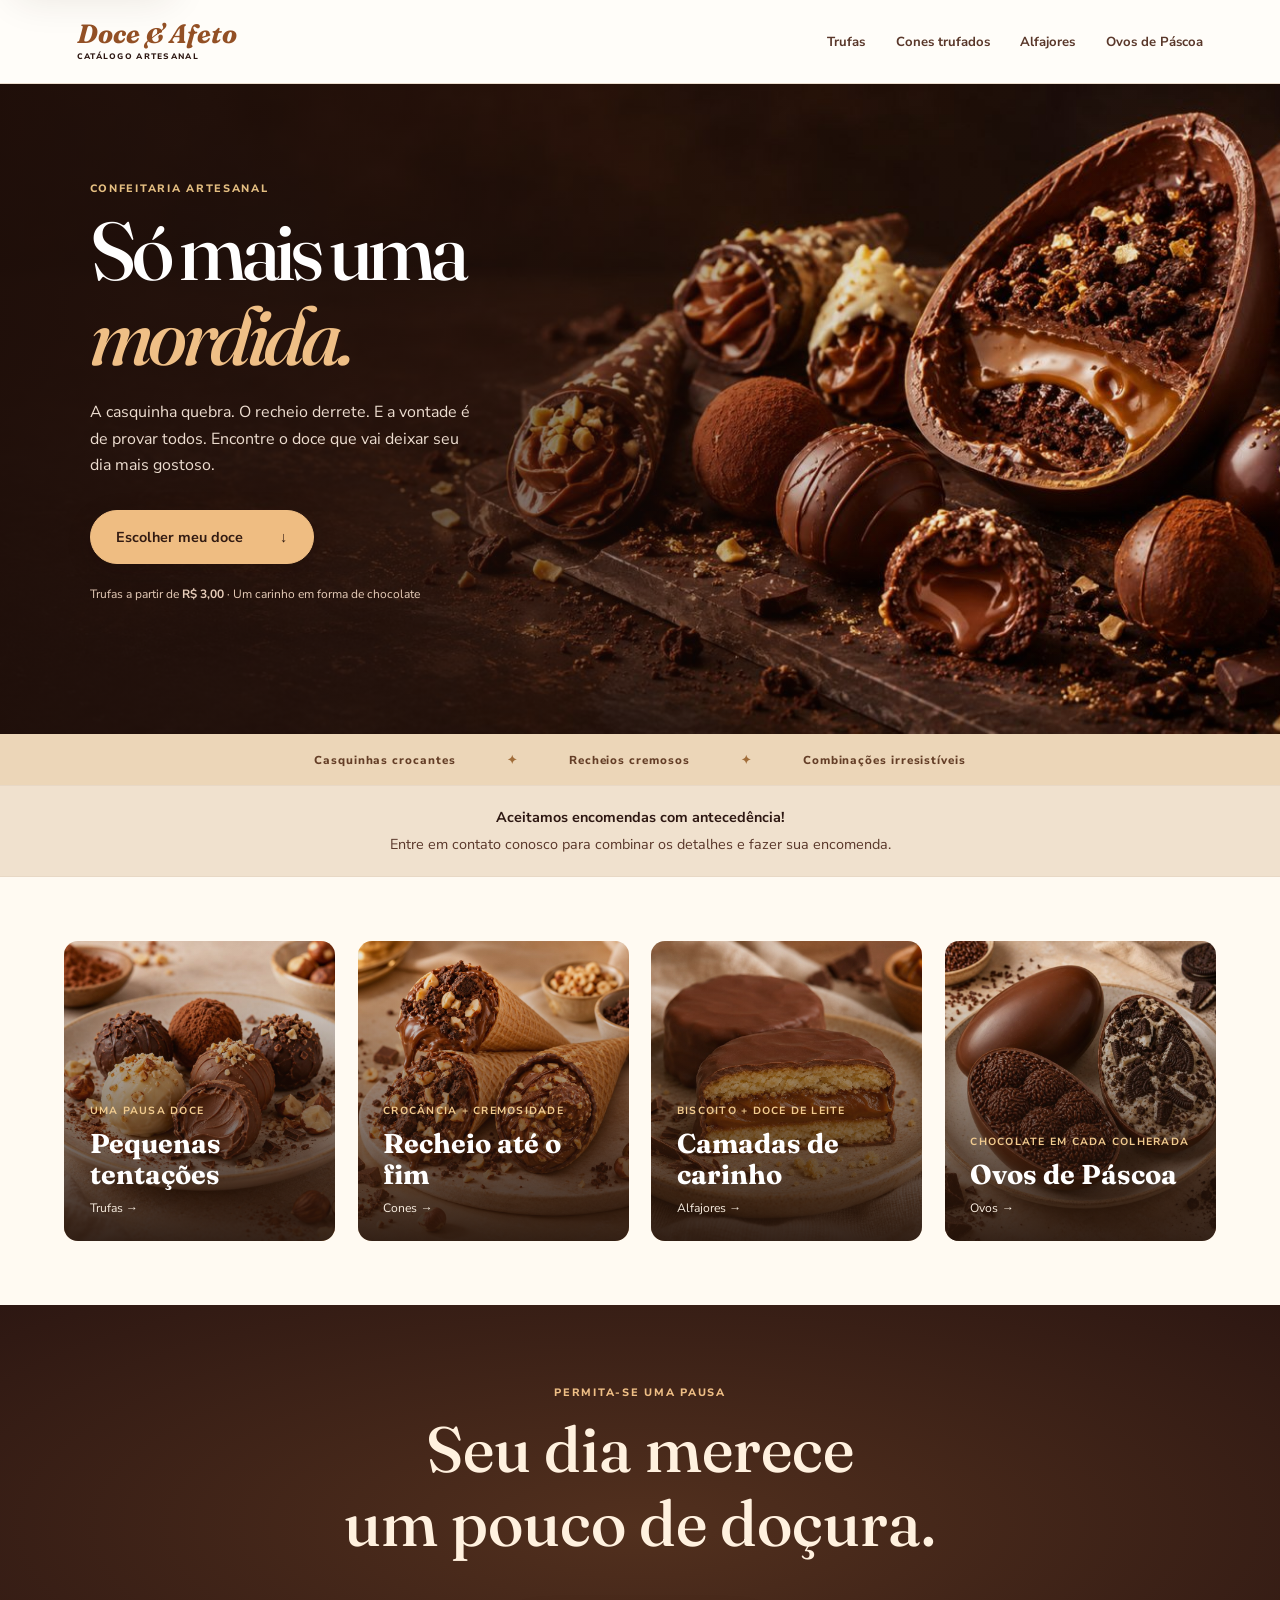
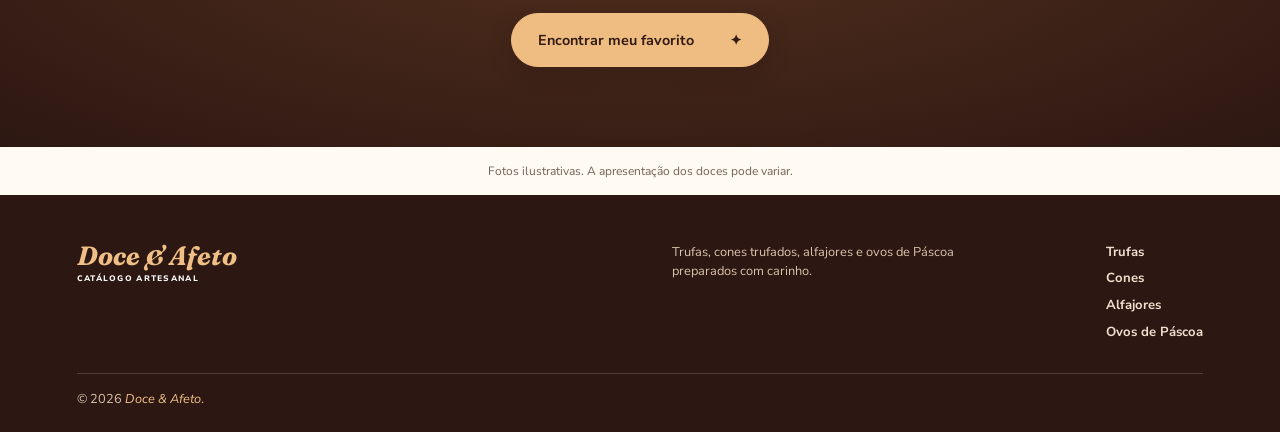
<file: index.html>
<!doctype html>
<html lang="pt-BR">
<head>
  <meta charset="UTF-8" />
  <meta name="viewport" content="width=device-width, initial-scale=1" />
  <meta name="description" content="Catálogo de trufas, cones trufados, alfajores e ovos de Páscoa artesanais." />
  <meta name="theme-color" content="#2d1712" />
  <meta property="og:title" content="Doce & Afeto | Catálogo artesanal" />
  <meta property="og:description" content="Trufas, cones trufados, alfajores e ovos de Páscoa artesanais." />
  <meta property="og:image" content="assets/images/hero-chocolates.jpg" />
  <title>Doce & Afeto | Catálogo artesanal</title>
  <link rel="preconnect" href="https://fonts.googleapis.com" />
  <link rel="preconnect" href="https://fonts.gstatic.com" crossorigin />
  <link href="https://fonts.googleapis.com/css2?family=Fraunces:opsz,wght@9..144,500;9..144,600;9..144,700&family=Nunito+Sans:wght@400;500;600;700;800&display=swap" rel="stylesheet" />
  <link rel="preload" href="assets/images/hero-chocolates.jpg" as="image" />
  <link rel="stylesheet" href="style.css" />
</head>
<body>
  <a class="skip-link" href="#catalogo">Ir para o catálogo</a>

  <header class="site-header" id="inicio">
    <a class="brand" href="index.html" aria-label="Doce e Afeto, início"><span class="brand-name">Doce &amp; Afeto</span><small>CATÁLOGO ARTESANAL</small></a>
    <button class="menu-toggle" type="button" aria-label="Abrir menu" aria-expanded="false" aria-controls="menu">☰</button>
    <nav class="menu" id="menu" aria-label="Navegação principal">
      <a href="trufas.html">Trufas</a>
      <a href="cones.html">Cones trufados</a>
      <a href="alfajores.html">Alfajores</a>
      <a class="easter-link" href="ovos.html">Ovos de Páscoa</a>
    </nav>
  </header>

  <main>
    <section class="hero" aria-labelledby="hero-title">
      <div class="hero-copy">
        <p class="eyebrow">Confeitaria artesanal</p>
        <h1 id="hero-title">Só mais uma<br /><em>mordida.</em></h1>
        <p>A casquinha quebra. O recheio derrete. E a vontade é de provar todos. Encontre o doce que vai deixar seu dia mais gostoso.</p>
        <a class="text-cta" href="#catalogo">Escolher meu doce <span aria-hidden="true">↓</span></a>
        <p class="hero-note">Trufas a partir de <strong>R$ 3,00</strong> · Um carinho em forma de chocolate</p>
      </div>
      <div class="hero-image"><img src="assets/images/hero-chocolates.jpg" width="1600" height="682" alt="Trufas, cones e ovos artesanais de chocolate" fetchpriority="high" /></div>
    </section>

    <div class="flavor-strip" aria-label="Uma pausa deliciosa"><span>Casquinhas crocantes</span><span aria-hidden="true">✦</span><span>Recheios cremosos</span><span aria-hidden="true">✦</span><span>Combinações irresistíveis</span></div>

    <aside class="order-notice" aria-label="Encomendas"><p><strong>Aceitamos encomendas com antecedência!</strong> Entre em contato conosco para combinar os detalhes e fazer sua encomenda.</p></aside>

    <section id="catalogo" class="category-nav" aria-label="Categorias do catálogo">
      <a href="trufas.html" class="category-link"><img src="assets/images/trufas-artesanais.jpg" loading="lazy" width="1000" height="1000" alt="Trufas artesanais" /><span><small>UMA PAUSA DOCE</small><strong>Pequenas tentações</strong><em>Trufas →</em></span></a>
      <a href="cones.html" class="category-link"><img src="assets/images/cones-e-ovos.jpg" loading="lazy" width="1000" height="1000" alt="Cone trufado com chocolate" /><span><small>CROCÂNCIA + CREMOSIDADE</small><strong>Recheio até o fim</strong><em>Cones →</em></span></a>
      <a href="alfajores.html" class="category-link"><img src="assets/images/alfajor-doce-de-leite.jpg" loading="lazy" width="1000" height="1000" alt="Alfajor de doce de leite com cobertura de chocolate ao leite" /><span><small>BISCOITO + DOCE DE LEITE</small><strong>Camadas de carinho</strong><em>Alfajores →</em></span></a>
      <a href="ovos.html" class="category-link easter-link"><img src="assets/images/ovos-pascoa.jpg" loading="lazy" width="1000" height="1000" alt="Ovos de Páscoa artesanais" /><span><small>CHOCOLATE EM CADA COLHERADA</small><strong>Ovos de Páscoa</strong><em>Ovos →</em></span></a>
    </section>

    <section class="sweet-ending"><p class="eyebrow">Permita-se uma pausa</p><h2>Seu dia merece<br />um pouco de doçura.</h2><a class="text-cta" href="#catalogo">Encontrar meu favorito <span aria-hidden="true">✦</span></a></section>
    <p class="photo-note">Fotos ilustrativas. A apresentação dos doces pode variar.</p>
  </main>

  <footer class="footer"><a class="brand" href="index.html"><span class="brand-name">Doce &amp; Afeto</span><small>CATÁLOGO ARTESANAL</small></a><p>Trufas, cones trufados, alfajores e ovos de Páscoa preparados com carinho.</p><nav aria-label="Navegação no rodapé"><a href="trufas.html">Trufas</a><a href="cones.html">Cones</a><a href="alfajores.html">Alfajores</a><a class="easter-link" href="ovos.html">Ovos de Páscoa</a></nav><p class="copyright">© <span id="year"></span> <span class="brand-name">Doce &amp; Afeto</span>.</p></footer>

  <script src="script.js"></script>
</body>
</html>
</file>
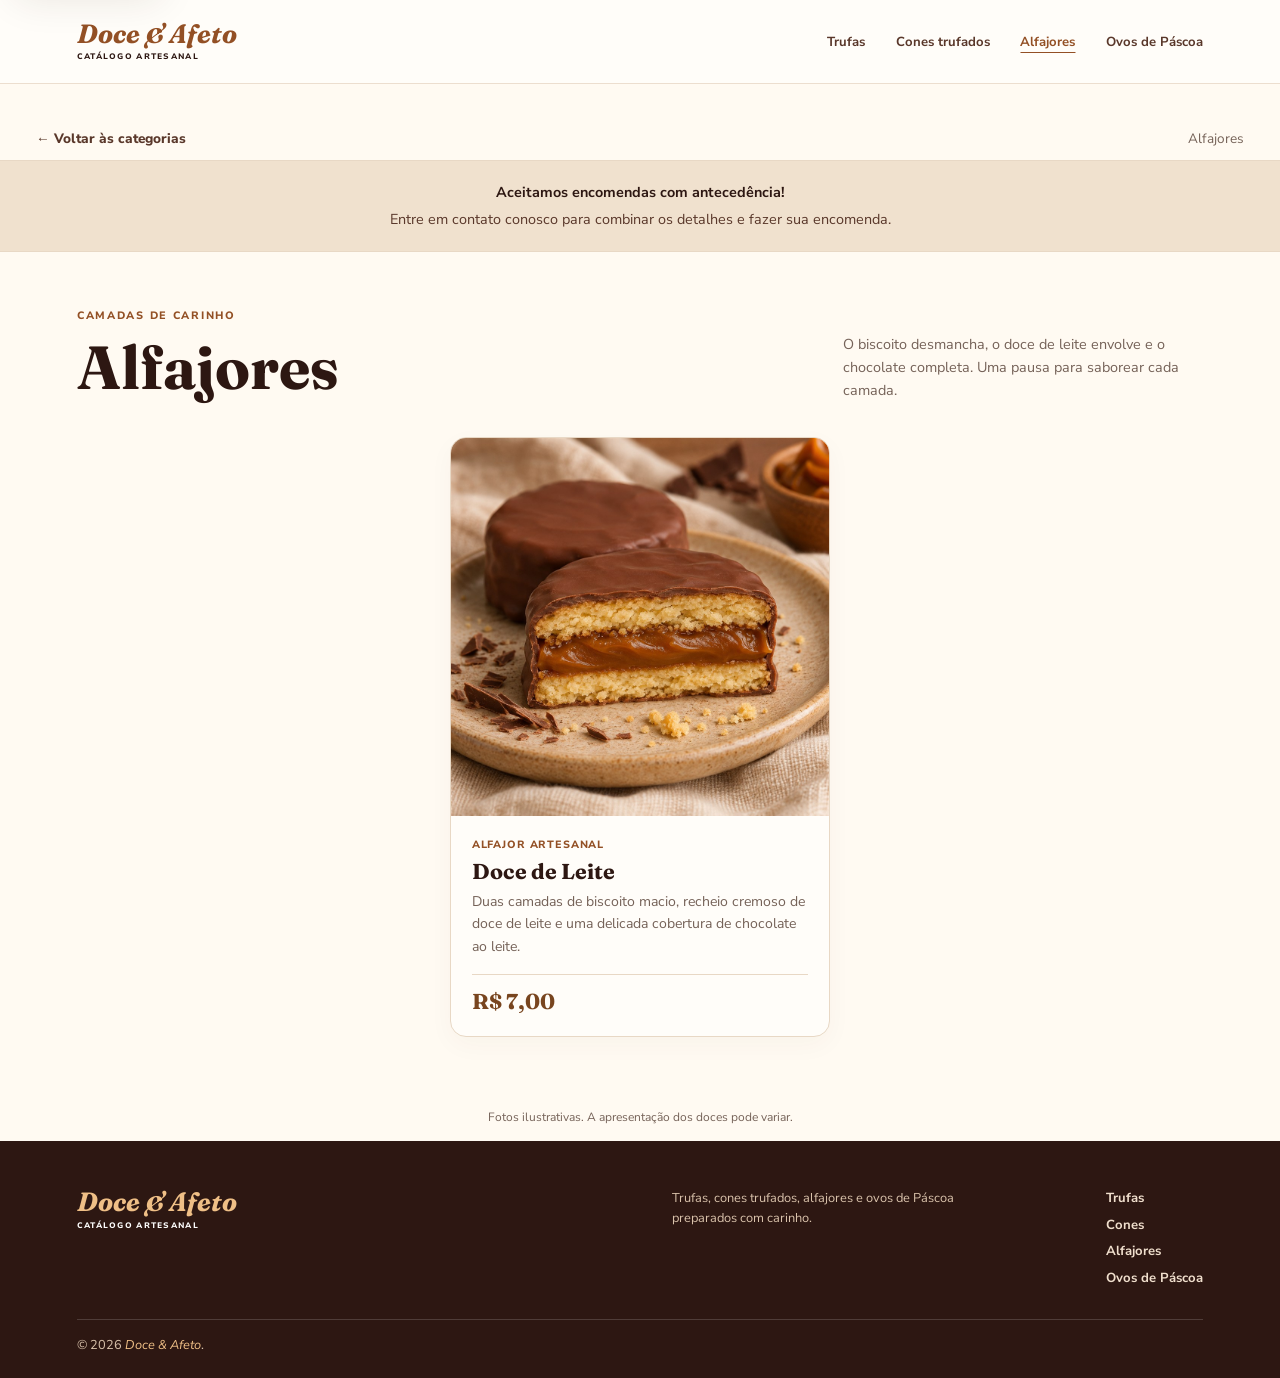
<file: alfajores.html>
<!doctype html>
<html lang="pt-BR">
<head>
  <meta charset="UTF-8" />
  <meta name="viewport" content="width=device-width, initial-scale=1" />
  <meta name="description" content="Alfajor artesanal de doce de leite, com biscoito macio e cobertura de chocolate ao leite." />
  <meta name="theme-color" content="#2d1712" />
  <meta property="og:title" content="Alfajores | Doce &amp; Afeto" />
  <meta property="og:description" content="Biscoito macio, doce de leite cremoso e chocolate ao leite em cada mordida." />
  <meta property="og:image" content="assets/images/alfajor-doce-de-leite.jpg" />
  <title>Alfajores | Doce &amp; Afeto</title>
  <link rel="preconnect" href="https://fonts.googleapis.com" />
  <link rel="preconnect" href="https://fonts.gstatic.com" crossorigin />
  <link href="https://fonts.googleapis.com/css2?family=Fraunces:opsz,wght@9..144,500;9..144,600;9..144,700&family=Nunito+Sans:wght@400;500;600;700;800&display=swap" rel="stylesheet" />
  <link rel="stylesheet" href="style.css" />
</head>
<body class="category-page" data-page-title="Alfajores">
  <a class="skip-link" href="#alfajores">Ir para os doces</a>
  <header class="site-header" id="inicio">
    <a class="brand" href="index.html" aria-label="Doce e Afeto, início"><span class="brand-name">Doce &amp; Afeto</span><small>CATÁLOGO ARTESANAL</small></a>
    <button class="menu-toggle" type="button" aria-label="Abrir menu" aria-expanded="false" aria-controls="menu">☰</button>
    <nav class="menu" id="menu" aria-label="Navegação principal">
      <a href="trufas.html">Trufas</a>
      <a href="cones.html">Cones trufados</a>
      <a href="alfajores.html" aria-current="page">Alfajores</a>
      <a class="easter-link" href="ovos.html">Ovos de Páscoa</a>
    </nav>
  </header>

  <main>
    <nav class="breadcrumb" aria-label="Caminho da página"><a href="index.html#catalogo">← Voltar às categorias</a><span aria-current="page">Alfajores</span></nav>
    <aside class="order-notice" aria-label="Encomendas"><p><strong>Aceitamos encomendas com antecedência!</strong> Entre em contato conosco para combinar os detalhes e fazer sua encomenda.</p></aside>
    <section id="alfajores" class="catalog-section" aria-labelledby="alfajores-title">
      <div class="section-intro"><div><p class="eyebrow">Camadas de carinho</p><h1 id="alfajores-title">Alfajores</h1></div><p>O biscoito desmancha, o doce de leite envolve e o chocolate completa. Uma pausa para saborear cada camada.</p></div>
      <div id="alfajor-grid" class="product-grid alfajor-catalog"></div>
    </section>
    <p class="photo-note">Fotos ilustrativas. A apresentação dos doces pode variar.</p>
    <noscript><p class="photo-note">Ative o JavaScript para consultar os alfajores do catálogo.</p></noscript>
  </main>
  <footer class="footer"><a class="brand" href="index.html"><span class="brand-name">Doce &amp; Afeto</span><small>CATÁLOGO ARTESANAL</small></a><p>Trufas, cones trufados, alfajores e ovos de Páscoa preparados com carinho.</p><nav aria-label="Navegação no rodapé"><a href="trufas.html">Trufas</a><a href="cones.html">Cones</a><a href="alfajores.html">Alfajores</a><a class="easter-link" href="ovos.html">Ovos de Páscoa</a></nav><p class="copyright">© <span id="year"></span> <span class="brand-name">Doce &amp; Afeto</span>.</p></footer>

  <template id="product-template"><article class="product-card"><figure><img loading="lazy" width="1000" height="1000" alt="" /></figure><div class="product-card__body"><p class="product-kind"></p><h3></h3><p class="product-description"></p><strong class="price"></strong></div></article></template>
  <script src="script.js"></script>
</body>
</html>
</file>
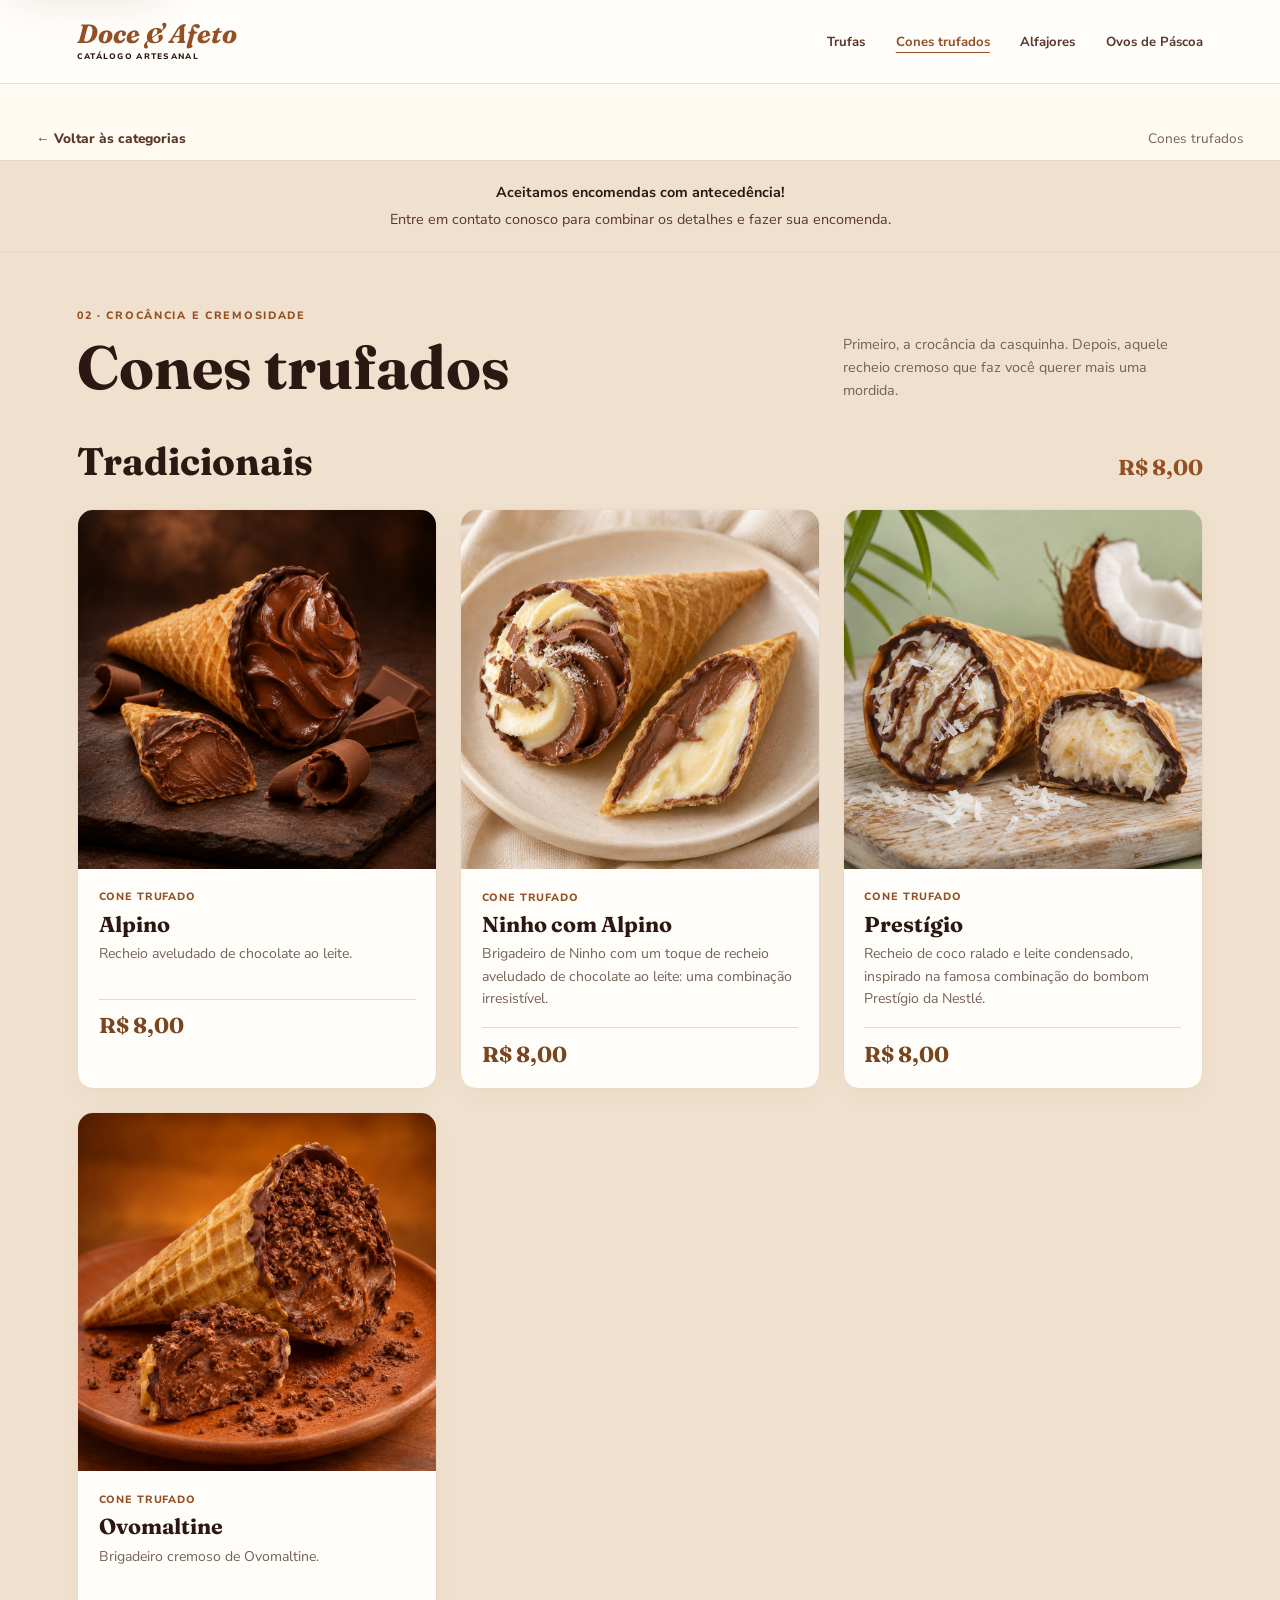
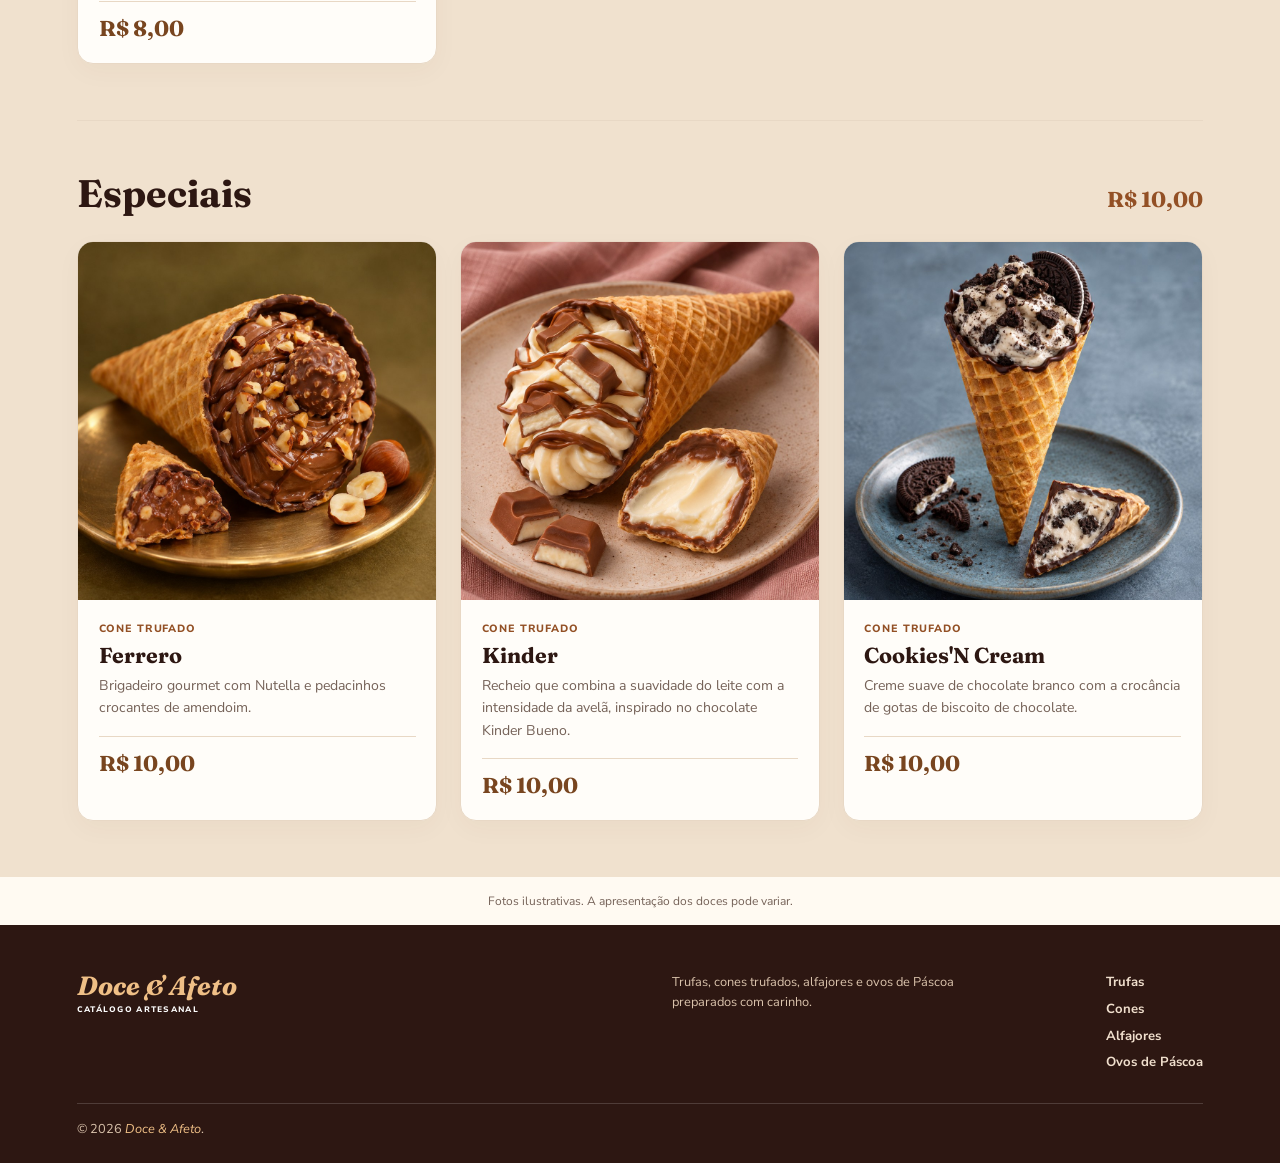
<file: cones.html>
<!doctype html>
<html lang="pt-BR">
<head>
  <meta charset="UTF-8" />
  <meta name="viewport" content="width=device-width, initial-scale=1" />
  <meta name="description" content="Casquinhas crocantes e recheios cremosos. Explore os sabores e preços dos nossos cones trufados." />
  <meta name="theme-color" content="#2d1712" />
  <meta property="og:title" content="Cones trufados | Doce &amp; Afeto" />
  <meta property="og:description" content="Casquinhas crocantes e recheios cremosos. Explore os sabores e preços dos nossos cones trufados." />
  <meta property="og:image" content="assets/images/hero-chocolates.jpg" />
  <title>Cones trufados | Doce &amp; Afeto</title>
  <link rel="preconnect" href="https://fonts.googleapis.com" />
  <link rel="preconnect" href="https://fonts.gstatic.com" crossorigin />
  <link href="https://fonts.googleapis.com/css2?family=Fraunces:opsz,wght@9..144,500;9..144,600;9..144,700&family=Nunito+Sans:wght@400;500;600;700;800&display=swap" rel="stylesheet" />
  <link rel="stylesheet" href="style.css" />
</head>
<body class="category-page" data-page-title="Cones trufados">
  <a class="skip-link" href="#cones">Ir para os doces</a>
  <header class="site-header" id="inicio">
    <a class="brand" href="index.html" aria-label="Doce e Afeto, início"><span class="brand-name">Doce &amp; Afeto</span><small>CATÁLOGO ARTESANAL</small></a>
    <button class="menu-toggle" type="button" aria-label="Abrir menu" aria-expanded="false" aria-controls="menu">☰</button>
    <nav class="menu" id="menu" aria-label="Navegação principal">
      <a href="trufas.html">Trufas</a>
      <a href="cones.html" aria-current="page">Cones trufados</a>
      <a href="alfajores.html">Alfajores</a>
      <a class="easter-link" href="ovos.html">Ovos de Páscoa</a>
    </nav>
  </header>

  <main>
    <nav class="breadcrumb" aria-label="Caminho da página"><a href="index.html#catalogo">← Voltar às categorias</a><span aria-current="page">Cones trufados</span></nav>
    <aside class="order-notice" aria-label="Encomendas"><p><strong>Aceitamos encomendas com antecedência!</strong> Entre em contato conosco para combinar os detalhes e fazer sua encomenda.</p></aside>
      <section id="cones" class="catalog-section catalog-section--cream" aria-labelledby="cones-title">
        <div class="section-intro"><div><p class="eyebrow">02 · Crocância e cremosidade</p><h1 id="cones-title">Cones trufados</h1></div><p>Primeiro, a crocância da casquinha. Depois, aquele recheio cremoso que faz você querer mais uma mordida.</p></div>
        <div id="cone-grid" class="cone-catalog"></div>
      </section>
    <p class="photo-note">Fotos ilustrativas. A apresentação dos doces pode variar.</p>
    <noscript><p class="photo-note">Ative o JavaScript para consultar todos os sabores e preços do catálogo.</p></noscript>
  </main>
  <footer class="footer"><a class="brand" href="index.html"><span class="brand-name">Doce &amp; Afeto</span><small>CATÁLOGO ARTESANAL</small></a><p>Trufas, cones trufados, alfajores e ovos de Páscoa preparados com carinho.</p><nav aria-label="Navegação no rodapé"><a href="trufas.html">Trufas</a><a href="cones.html">Cones</a><a href="alfajores.html">Alfajores</a><a class="easter-link" href="ovos.html">Ovos de Páscoa</a></nav><p class="copyright">© <span id="year"></span> <span class="brand-name">Doce &amp; Afeto</span>.</p></footer>

  <template id="product-template"><article class="product-card"><figure><img loading="lazy" width="900" height="900" alt="" /></figure><div class="product-card__body"><p class="product-kind"></p><h3></h3><p class="product-description"></p><strong class="price"></strong></div></article></template>
  <script src="script.js"></script>
</body>
</html>
</file>
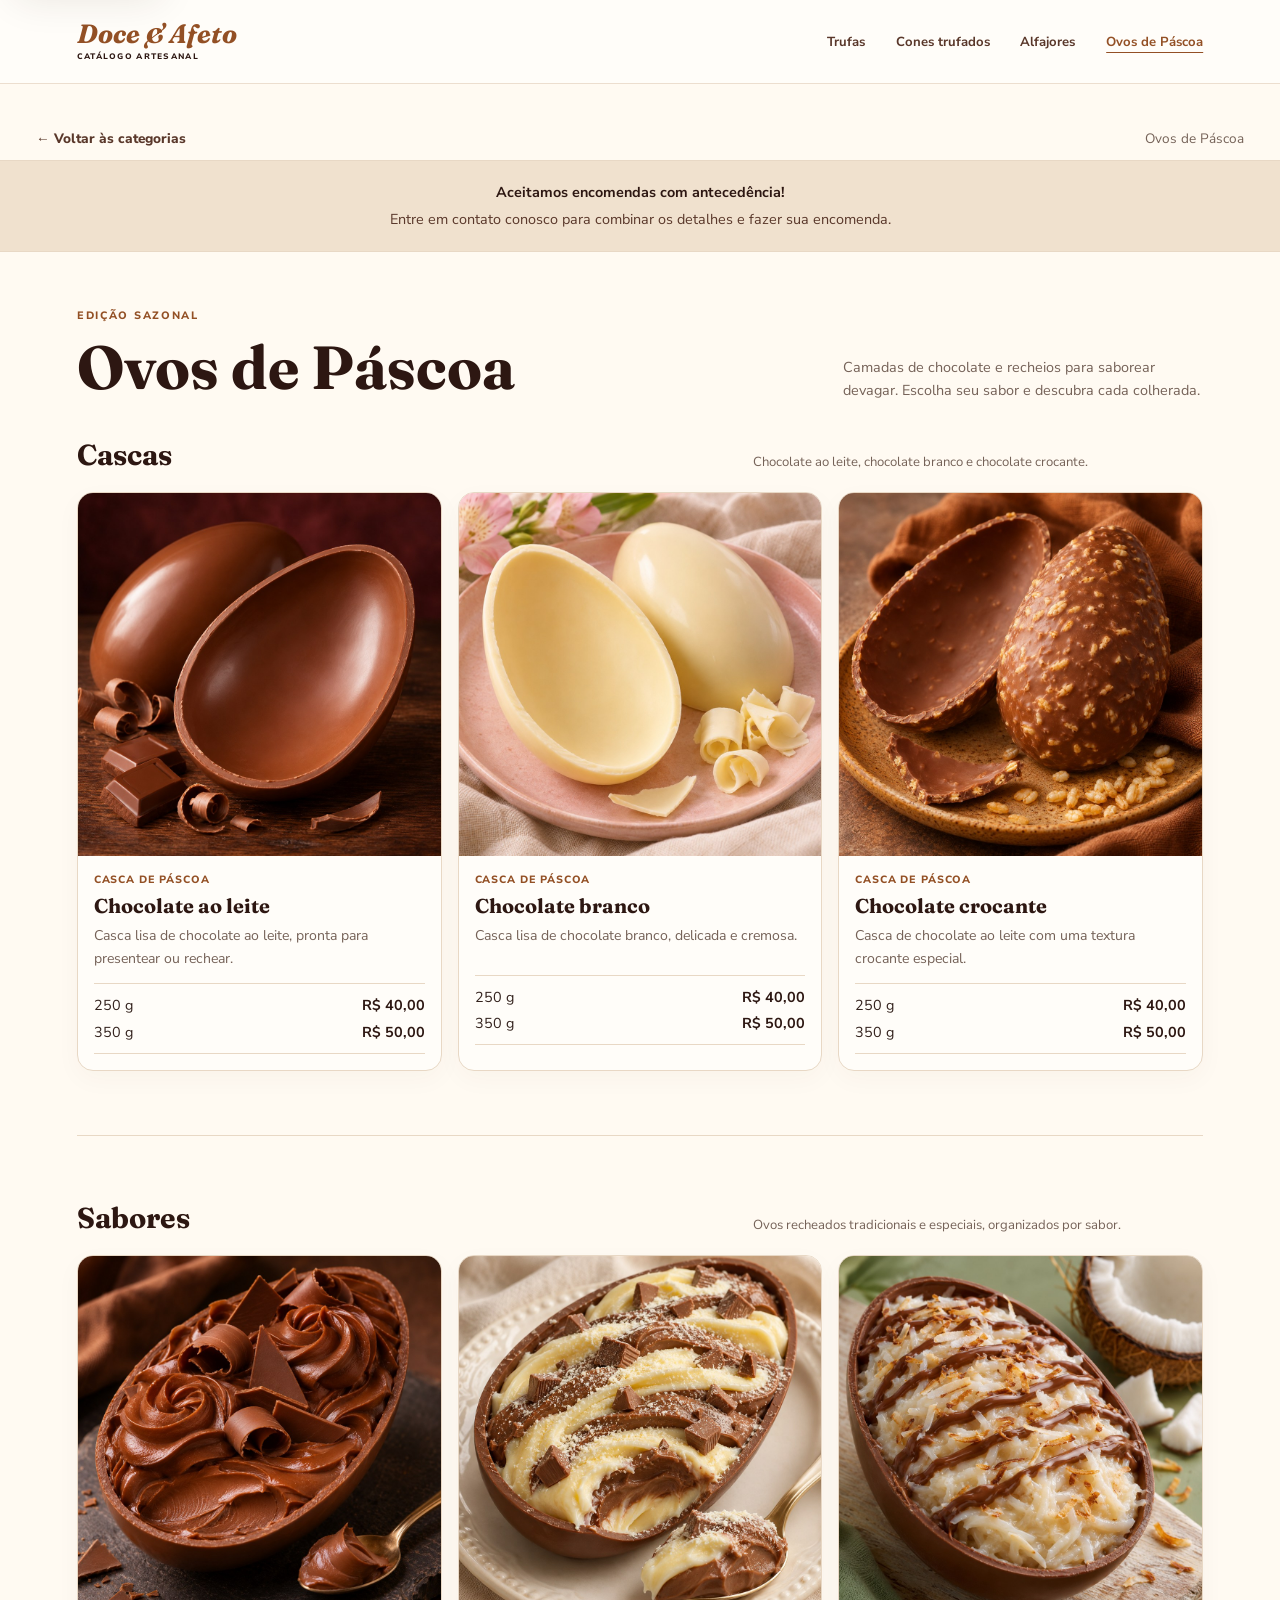
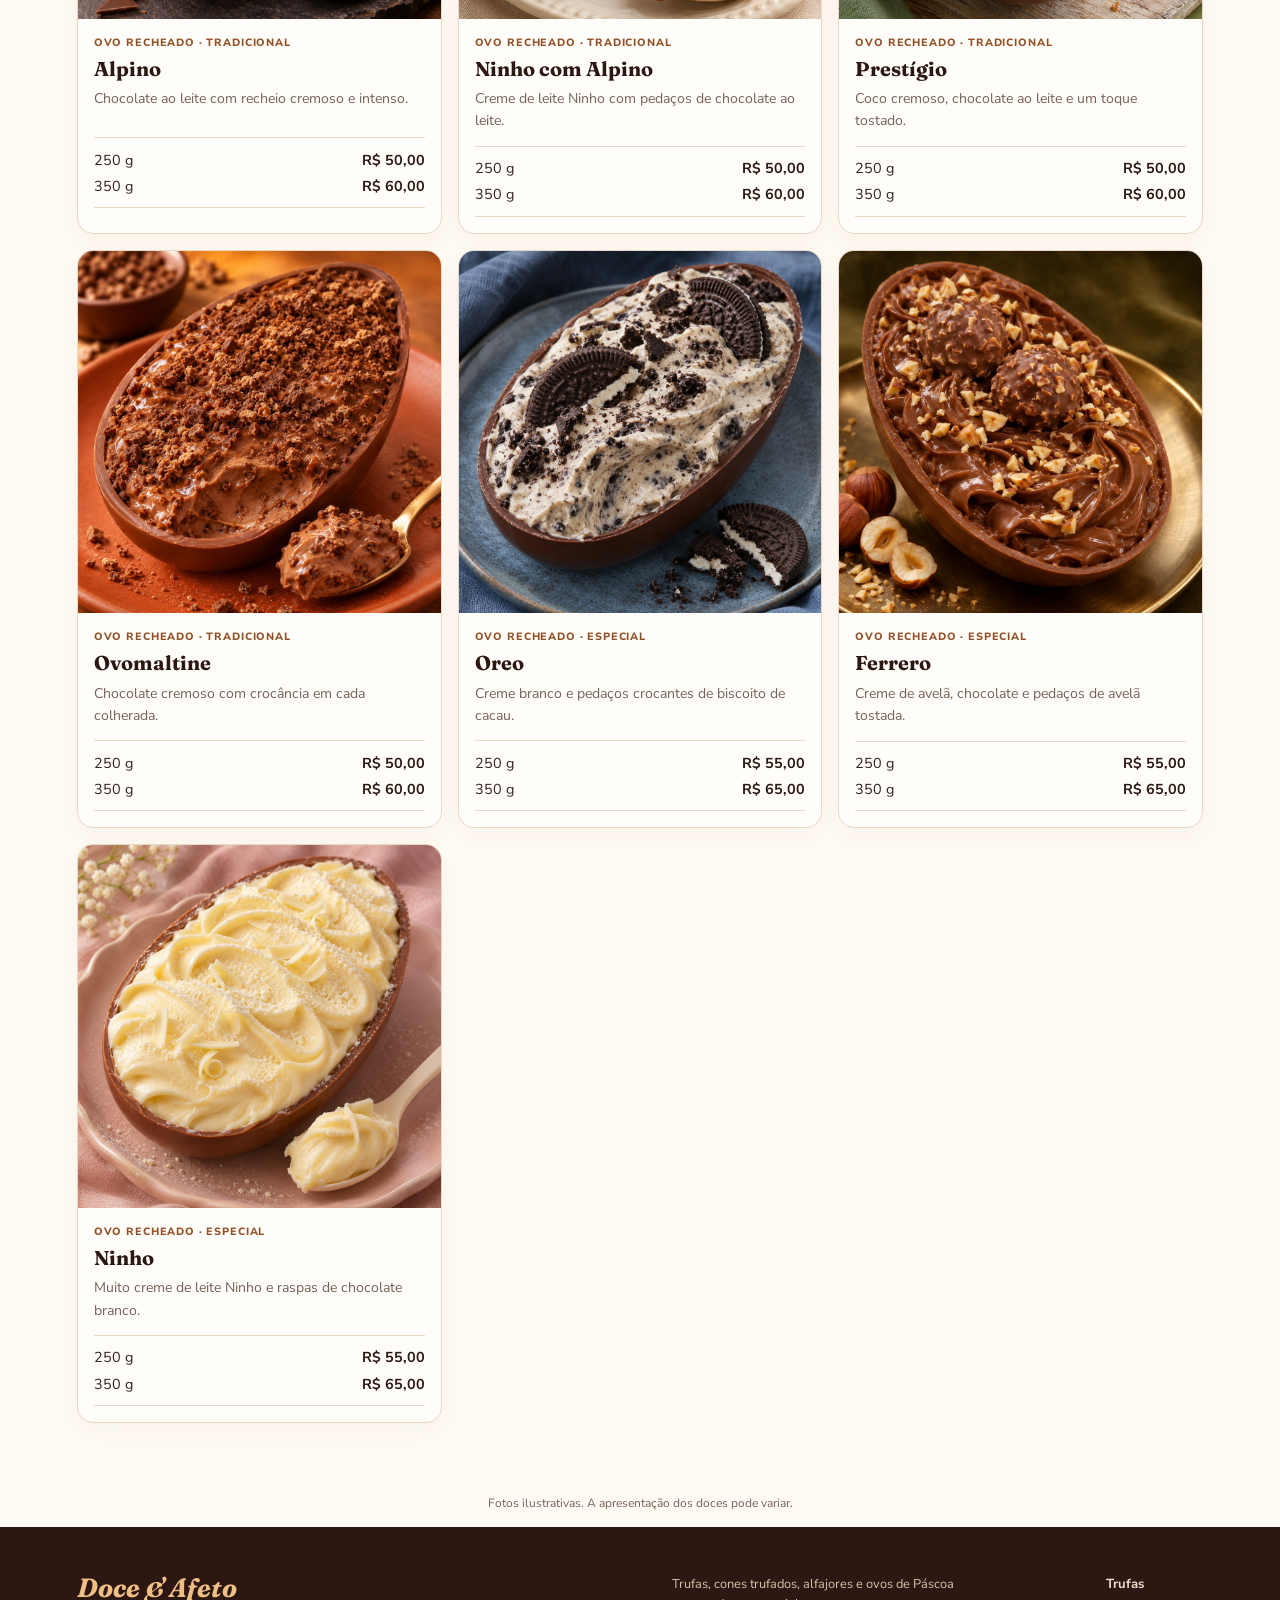
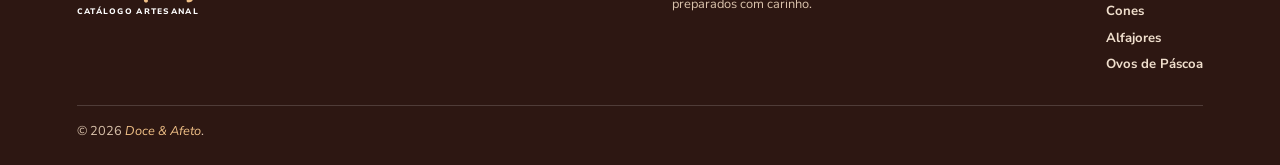
<file: ovos.html>
<!doctype html>
<html lang="pt-BR">
<head>
  <meta charset="UTF-8" />
  <meta name="viewport" content="width=device-width, initial-scale=1" />
  <meta name="description" content="Cascas de chocolate e ovos recheados tradicionais e especiais. Confira sabores, gramaturas e preços." />
  <meta name="theme-color" content="#2d1712" />
  <meta property="og:title" content="Ovos de Páscoa | Doce &amp; Afeto" />
  <meta property="og:description" content="Cascas de chocolate e ovos recheados tradicionais e especiais. Confira sabores, gramaturas e preços." />
  <meta property="og:image" content="assets/images/hero-chocolates.jpg" />
  <title>Ovos de Páscoa | Doce &amp; Afeto</title>
  <link rel="preconnect" href="https://fonts.googleapis.com" />
  <link rel="preconnect" href="https://fonts.gstatic.com" crossorigin />
  <link href="https://fonts.googleapis.com/css2?family=Fraunces:opsz,wght@9..144,500;9..144,600;9..144,700&family=Nunito+Sans:wght@400;500;600;700;800&display=swap" rel="stylesheet" />
  <link rel="stylesheet" href="style.css" />
</head>
<body class="category-page" data-page-title="Ovos de Páscoa">
  <a class="skip-link" href="#ovos">Ir para os doces</a>
  <header class="site-header" id="inicio">
    <a class="brand" href="index.html" aria-label="Doce e Afeto, início"><span class="brand-name">Doce &amp; Afeto</span><small>CATÁLOGO ARTESANAL</small></a>
    <button class="menu-toggle" type="button" aria-label="Abrir menu" aria-expanded="false" aria-controls="menu">☰</button>
    <nav class="menu" id="menu" aria-label="Navegação principal">
      <a href="trufas.html">Trufas</a>
      <a href="cones.html">Cones trufados</a>
      <a href="alfajores.html">Alfajores</a>
      <a class="easter-link" href="ovos.html" aria-current="page">Ovos de Páscoa</a>
    </nav>
  </header>

  <main>
    <nav class="breadcrumb" aria-label="Caminho da página"><a href="index.html#catalogo">← Voltar às categorias</a><span aria-current="page">Ovos de Páscoa</span></nav>
    <aside class="order-notice" aria-label="Encomendas"><p><strong>Aceitamos encomendas com antecedência!</strong> Entre em contato conosco para combinar os detalhes e fazer sua encomenda.</p></aside>
      <section id="ovos" class="catalog-section eggs-section" aria-labelledby="ovos-title">
        <div class="section-intro"><div><p class="eyebrow">Edição sazonal</p><h1 id="ovos-title">Ovos de Páscoa</h1></div><p>Camadas de chocolate e recheios para saborear devagar. Escolha seu sabor e descubra cada colherada.</p></div>
        <div id="egg-grid" class="egg-catalog"></div>
      </section>
    <p class="photo-note">Fotos ilustrativas. A apresentação dos doces pode variar.</p>
    <noscript><p class="photo-note">Ative o JavaScript para consultar todos os sabores e preços do catálogo.</p></noscript>
  </main>
  <footer class="footer"><a class="brand" href="index.html"><span class="brand-name">Doce &amp; Afeto</span><small>CATÁLOGO ARTESANAL</small></a><p>Trufas, cones trufados, alfajores e ovos de Páscoa preparados com carinho.</p><nav aria-label="Navegação no rodapé"><a href="trufas.html">Trufas</a><a href="cones.html">Cones</a><a href="alfajores.html">Alfajores</a><a class="easter-link" href="ovos.html">Ovos de Páscoa</a></nav><p class="copyright">© <span id="year"></span> <span class="brand-name">Doce &amp; Afeto</span>.</p></footer>

  <script src="script.js"></script>
</body>
</html>
</file>
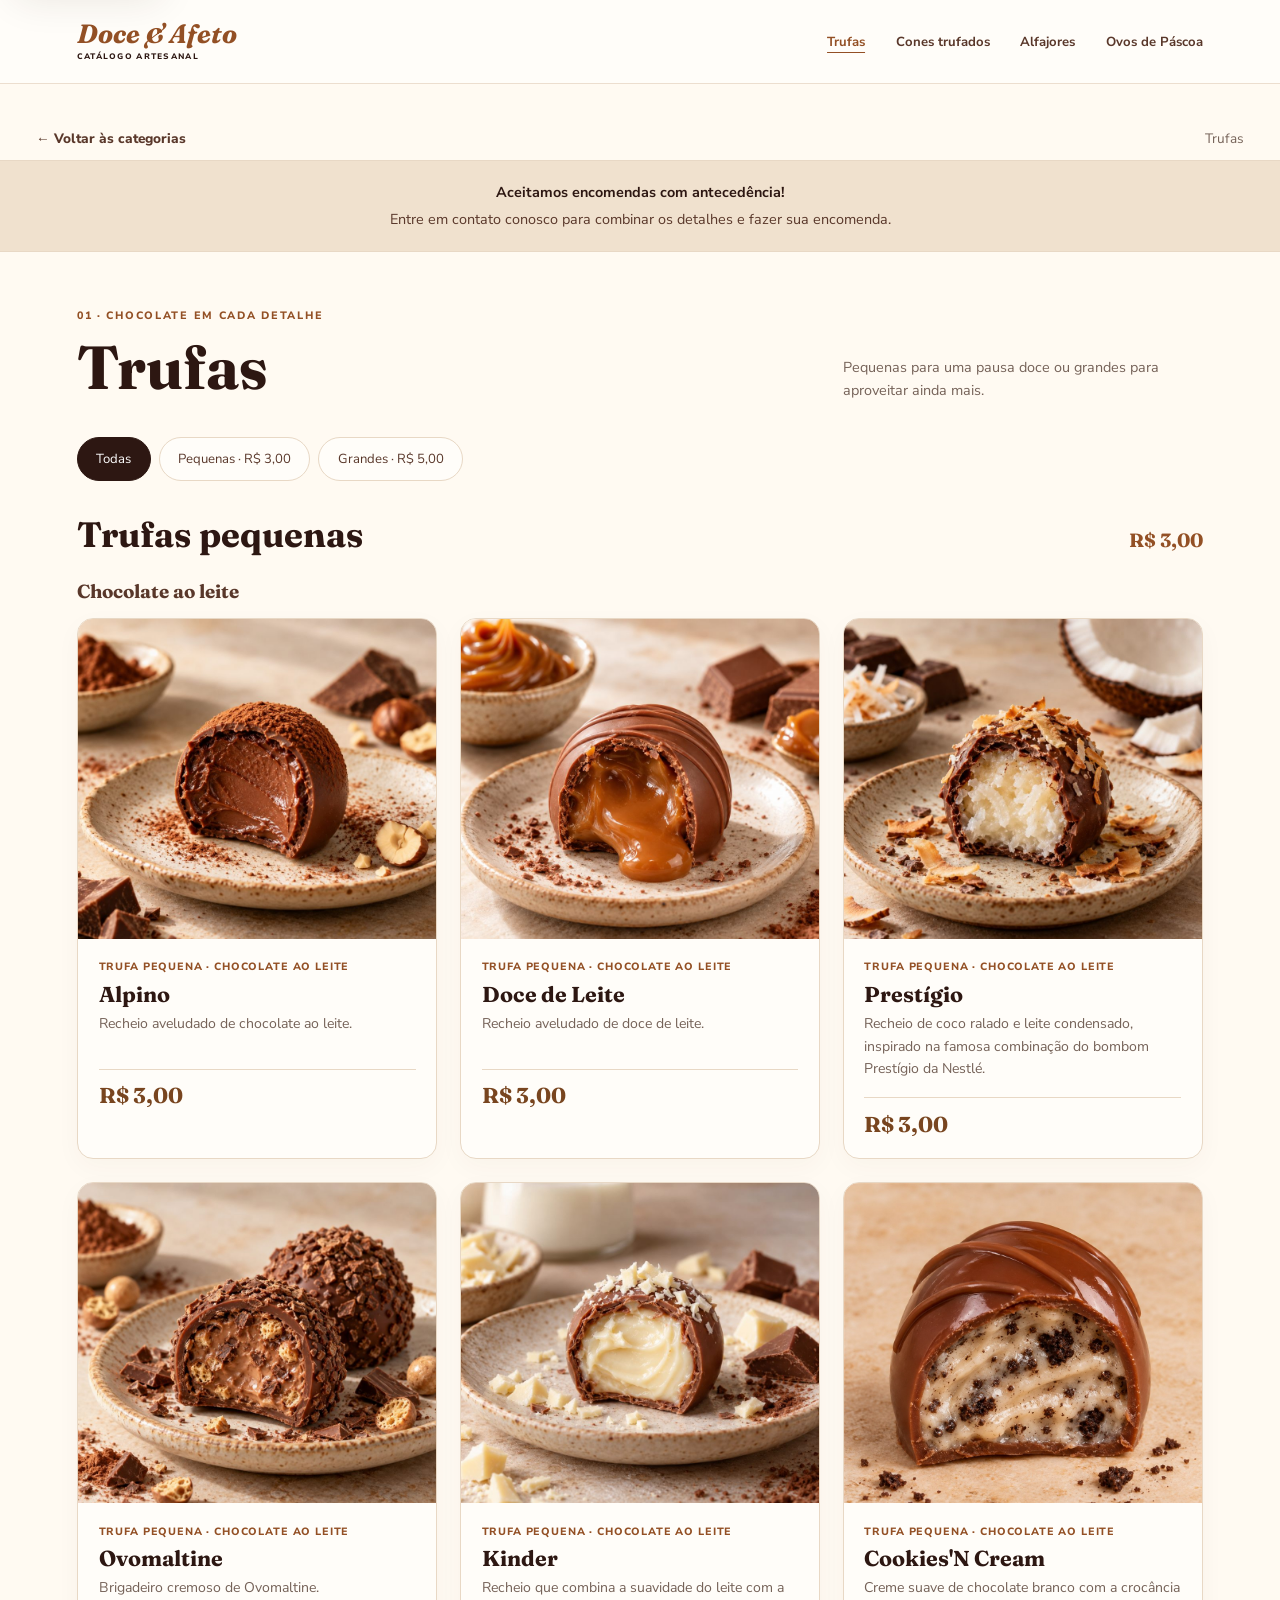
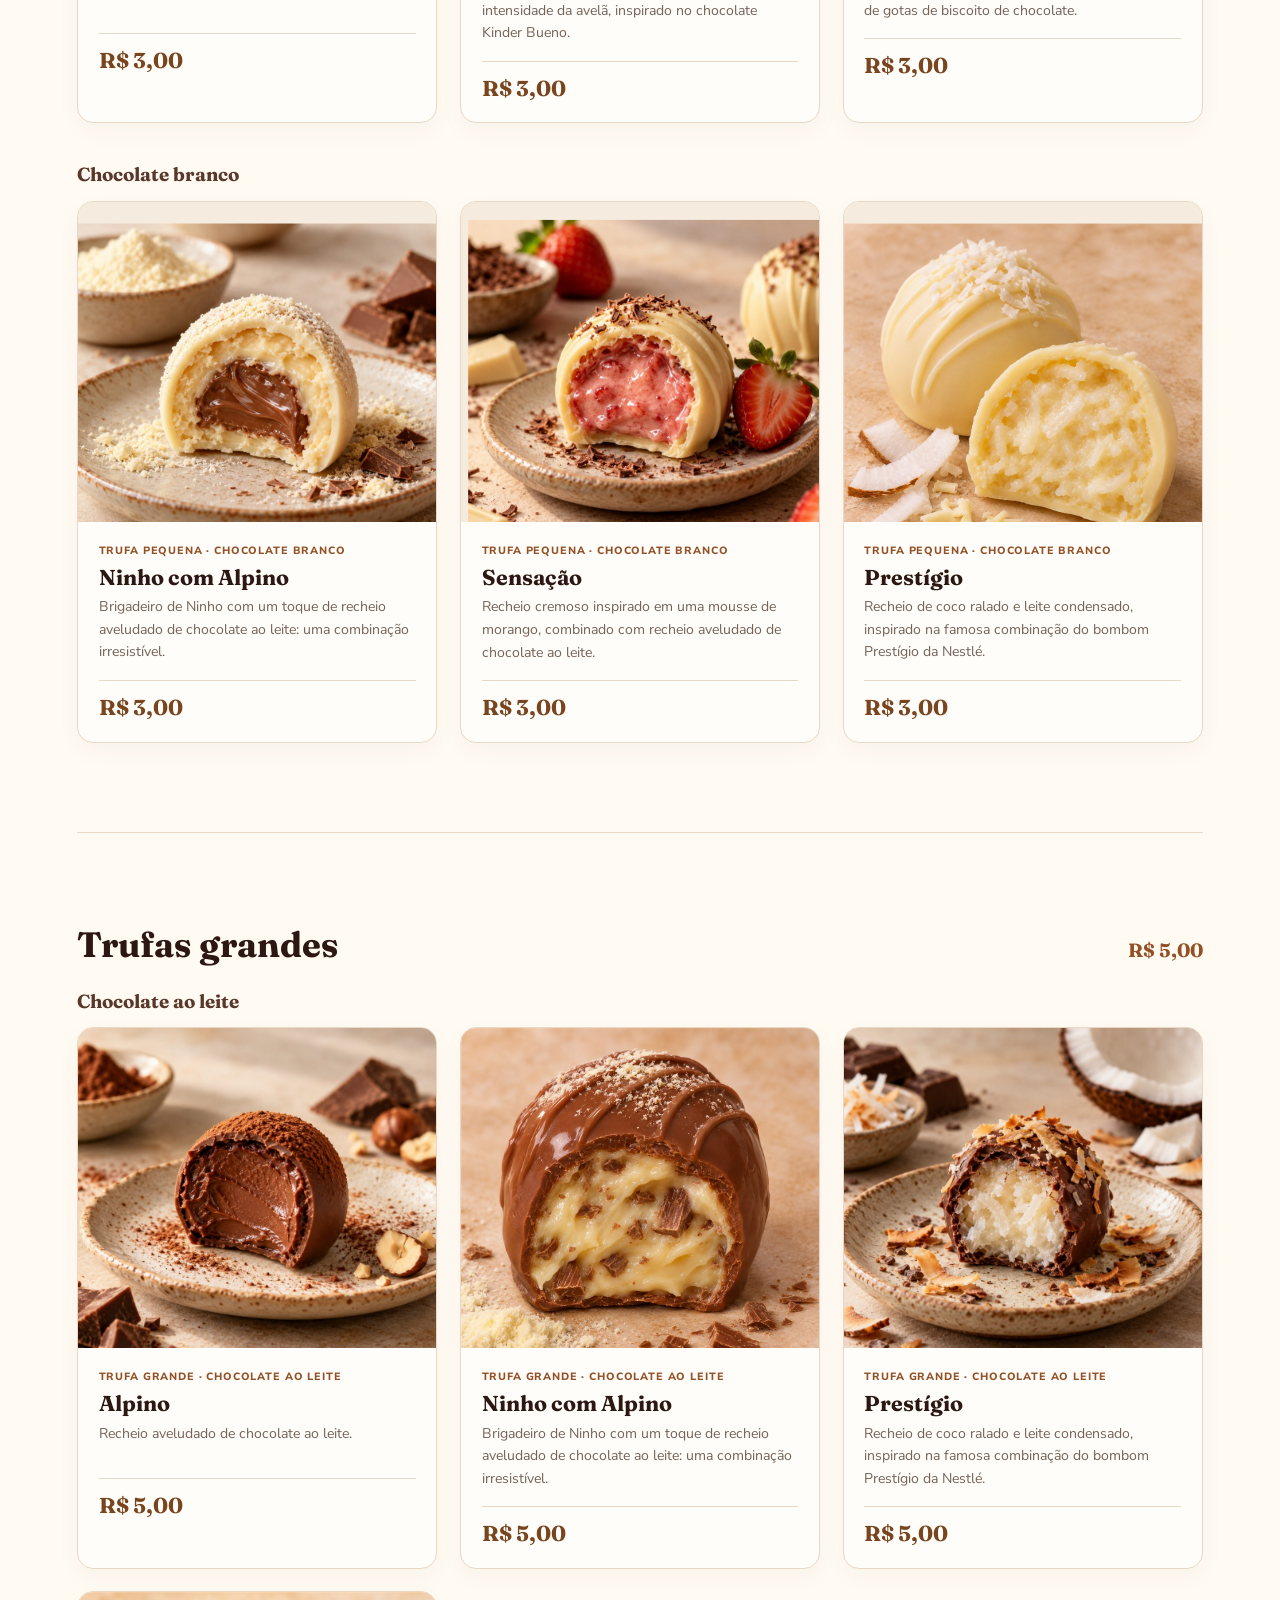
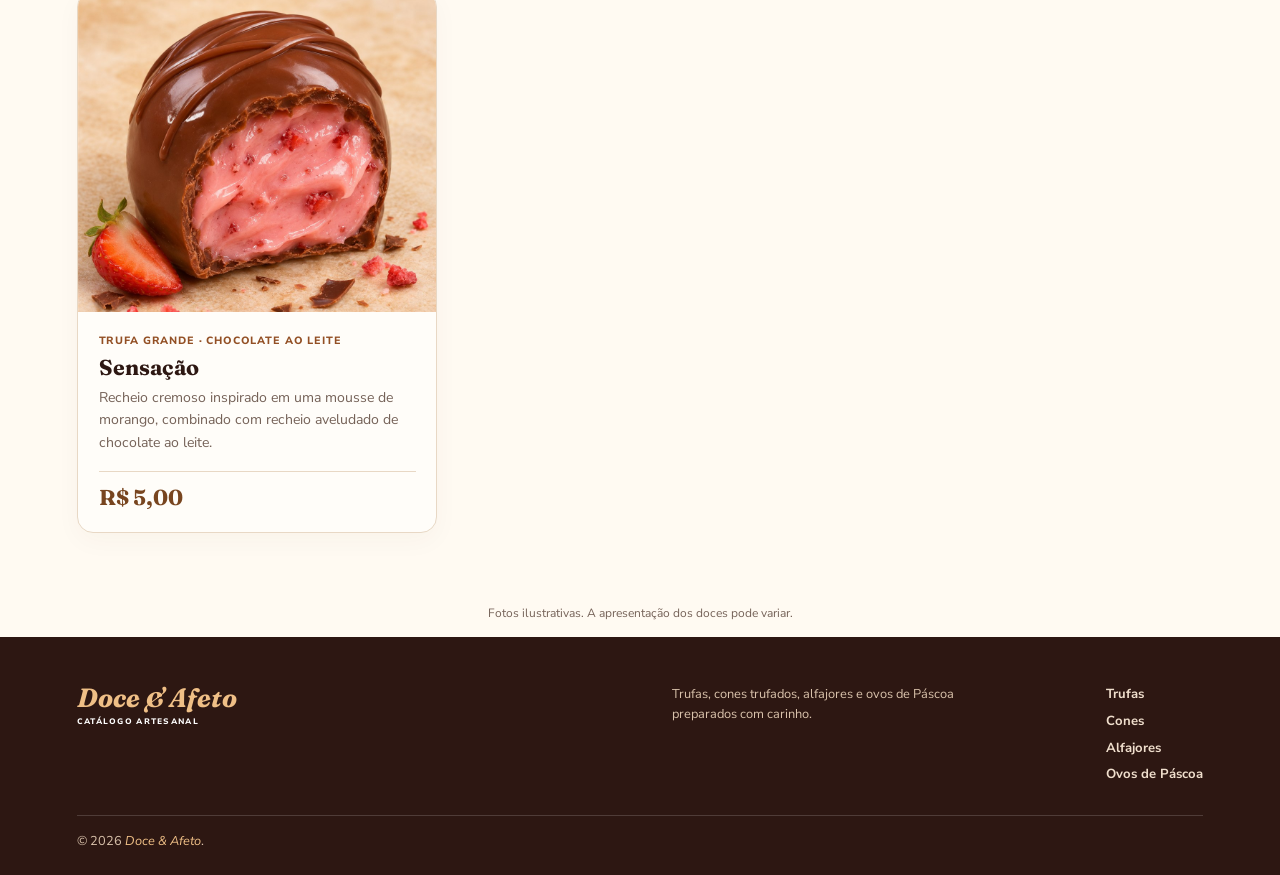
<file: trufas.html>
<!doctype html>
<html lang="pt-BR">
<head>
  <meta charset="UTF-8" />
  <meta name="viewport" content="width=device-width, initial-scale=1" />
  <meta name="description" content="Trufas pequenas, grandes e de chocolate branco. Escolha seu recheio favorito e confira os preços." />
  <meta name="theme-color" content="#2d1712" />
  <meta property="og:title" content="Trufas | Doce &amp; Afeto" />
  <meta property="og:description" content="Trufas pequenas, grandes e de chocolate branco. Escolha seu recheio favorito e confira os preços." />
  <meta property="og:image" content="assets/images/hero-chocolates.jpg" />
  <title>Trufas | Doce &amp; Afeto</title>
  <link rel="preconnect" href="https://fonts.googleapis.com" />
  <link rel="preconnect" href="https://fonts.gstatic.com" crossorigin />
  <link href="https://fonts.googleapis.com/css2?family=Fraunces:opsz,wght@9..144,500;9..144,600;9..144,700&family=Nunito+Sans:wght@400;500;600;700;800&display=swap" rel="stylesheet" />
  <link rel="stylesheet" href="style.css" />
</head>
<body class="category-page" data-page-title="Trufas">
  <a class="skip-link" href="#trufas">Ir para os doces</a>
  <header class="site-header" id="inicio">
    <a class="brand" href="index.html" aria-label="Doce e Afeto, início"><span class="brand-name">Doce &amp; Afeto</span><small>CATÁLOGO ARTESANAL</small></a>
    <button class="menu-toggle" type="button" aria-label="Abrir menu" aria-expanded="false" aria-controls="menu">☰</button>
    <nav class="menu" id="menu" aria-label="Navegação principal">
      <a href="trufas.html" aria-current="page">Trufas</a>
      <a href="cones.html">Cones trufados</a>
      <a href="alfajores.html">Alfajores</a>
      <a class="easter-link" href="ovos.html">Ovos de Páscoa</a>
    </nav>
  </header>

  <main>
    <nav class="breadcrumb" aria-label="Caminho da página"><a href="index.html#catalogo">← Voltar às categorias</a><span aria-current="page">Trufas</span></nav>
    <aside class="order-notice" aria-label="Encomendas"><p><strong>Aceitamos encomendas com antecedência!</strong> Entre em contato conosco para combinar os detalhes e fazer sua encomenda.</p></aside>
      <section id="trufas" class="catalog-section" aria-labelledby="trufas-title">
        <div class="section-intro"><div><p class="eyebrow">01 · Chocolate em cada detalhe</p><h1 id="trufas-title">Trufas</h1></div><p>Pequenas para uma pausa doce ou grandes para aproveitar ainda mais.</p></div>
        <div class="filter-row" role="group" aria-label="Filtrar trufas por tamanho"><button class="filter active" type="button" data-filter="all" aria-pressed="true">Todas</button><button class="filter" type="button" data-filter="small" aria-pressed="false">Pequenas · R$ 3,00</button><button class="filter" type="button" data-filter="large" aria-pressed="false">Grandes · R$ 5,00</button></div>
        <p id="filter-status" class="sr-only" role="status" aria-live="polite"></p>
        <div id="truffle-grid" class="truffle-catalog"></div>
      </section>
    <p class="photo-note">Fotos ilustrativas. A apresentação dos doces pode variar.</p>
    <noscript><p class="photo-note">Ative o JavaScript para consultar todos os sabores e preços do catálogo.</p></noscript>
  </main>
  <footer class="footer"><a class="brand" href="index.html"><span class="brand-name">Doce &amp; Afeto</span><small>CATÁLOGO ARTESANAL</small></a><p>Trufas, cones trufados, alfajores e ovos de Páscoa preparados com carinho.</p><nav aria-label="Navegação no rodapé"><a href="trufas.html">Trufas</a><a href="cones.html">Cones</a><a href="alfajores.html">Alfajores</a><a class="easter-link" href="ovos.html">Ovos de Páscoa</a></nav><p class="copyright">© <span id="year"></span> <span class="brand-name">Doce &amp; Afeto</span>.</p></footer>

  <template id="product-template"><article class="product-card"><figure><img loading="lazy" width="900" height="900" alt="" /></figure><div class="product-card__body"><p class="product-kind"></p><h3></h3><p class="product-description"></p><strong class="price"></strong></div></article></template>
  <script src="script.js"></script>
</body>
</html>
</file>
<file: style.css>
:root {
  --cocoa: #2d1712;
  --brown: #59372a;
  --caramel: #935025;
  --gold: #d7af70;
  --cream: #fffaf2;
  --sand: #f0e1ce;
  --paper: #fffdf9;
  --ink: #33221d;
  --muted: #756258;
  --line: #e8d8c5;
  --shadow: 0 16px 40px rgba(55, 32, 22, .11);
  color: var(--ink);
  background: var(--cream);
  font-family: "Nunito Sans", Arial, Helvetica, sans-serif;
  scroll-behavior: smooth;
}

* { box-sizing: border-box; }
body { margin: 0; overflow-x: hidden; }
img { display: block; max-width: 100%; }
a { color: inherit; text-decoration: none; }
button { font: inherit; }

.skip-link { position: fixed; z-index: 50; top: -4rem; left: 1rem; padding: .75rem 1rem; background: var(--paper); color: var(--cocoa); box-shadow: var(--shadow); }
.skip-link:focus { top: 1rem; }

.site-header { position: sticky; top: 0; z-index: 10; display: flex; align-items: center; min-height: 76px; padding: 0 clamp(1rem, 6vw, 6rem); background: rgba(255, 253, 249, .94); border-bottom: 1px solid rgba(232, 216, 197, .8); backdrop-filter: blur(14px); }
.brand { display: inline-block; font-family: "Fraunces", Georgia, serif; font-size: 1.42rem; font-weight: 700; line-height: 1; color: var(--cocoa); }
.brand-name { color: var(--caramel); font-style: italic; }
.brand small { display: block; margin-top: .28rem; font: 800 .5rem "Nunito Sans", Arial, sans-serif; letter-spacing: .16em; color: currentColor; }
.menu { display: flex; gap: clamp(1rem, 2.4vw, 2rem); margin-left: auto; }
.menu a, .footer nav a { font-size: .82rem; font-weight: 700; color: var(--brown); }
.menu a:hover, .menu a:focus-visible, .footer nav a:hover, .footer nav a:focus-visible { color: var(--caramel); }
.menu-toggle { display: none; margin-left: auto; border: 0; background: transparent; color: var(--cocoa); font-size: 1.5rem; }

.hero { display: grid; grid-template-columns: minmax(0, .96fr) minmax(0, 1.04fr); min-height: min(620px, calc(100vh - 76px)); background: var(--cocoa); color: white; }
.hero-copy { display: flex; flex-direction: column; justify-content: center; max-width: 610px; padding: clamp(4rem, 9vw, 8.5rem) clamp(1.25rem, 9vw, 9rem); }
.eyebrow { margin: 0 0 .75rem; color: var(--caramel); font-size: .67rem; font-weight: 800; letter-spacing: .16em; text-transform: uppercase; }
.hero .eyebrow { color: #e5bf82; }
h1, h2, h3, p { margin-top: 0; }
h1, h2, h3 { font-family: "Fraunces", Georgia, serif; font-optical-sizing: auto; }
.hero h1 { margin-bottom: 1.3rem; font-size: clamp(2.7rem, 5vw, 5rem); line-height: 1.02; }
.hero-copy > p:not(.eyebrow) { max-width: 470px; margin-bottom: 2rem; color: #edddd0; font-size: 1.03rem; line-height: 1.65; }
.text-cta { width: fit-content; padding-bottom: .4rem; border-bottom: 1px solid var(--gold); color: #fff4e5; font-size: .83rem; font-weight: 700; }
.text-cta span { margin-left: .5rem; color: var(--gold); }
.hero-image { min-height: 360px; overflow: hidden; }
.hero-image img { width: 100%; height: 100%; object-fit: cover; object-position: center; }

.category-nav { display: grid; grid-template-columns: repeat(4, minmax(0, 1fr)); max-width: 1240px; gap: 1rem; margin: clamp(2.5rem, 6vw, 5.5rem) auto; padding: 0 clamp(1rem, 5vw, 4rem); }
.category-link { position: relative; min-height: 270px; overflow: hidden; background: var(--cocoa); border-radius: 6px; color: white; }
.category-link::after { position: absolute; inset: 0; background: linear-gradient(0deg, rgba(30, 15, 10, .82), transparent 65%); content: ""; }
.category-link img { width: 100%; height: 100%; object-fit: cover; transition: transform .35s ease; }
.category-link:hover img { transform: scale(1.04); }
.category-link span { position: absolute; z-index: 1; right: 1.25rem; bottom: 1.15rem; left: 1.25rem; display: grid; gap: .24rem; }
.category-link small { color: #f2cc90; font-size: .65rem; font-weight: 700; letter-spacing: .12em; }
.category-link strong { font-family: Georgia, serif; font-size: 1.45rem; }
.category-link em { color: #f9eee1; font-size: .76rem; font-style: normal; }

.catalog-section { margin-top: clamp(3rem, 7vw, 6rem); padding: clamp(3rem, 7vw, 6rem) clamp(1rem, 6vw, 6rem); scroll-margin-top: 76px; }
.catalog-section--cream { background: var(--sand); }
.section-intro { display: flex; align-items: end; justify-content: space-between; gap: 2rem; max-width: 1240px; margin: 0 auto 2.2rem; }
.section-intro > p { max-width: 360px; margin: 0; color: var(--muted); font-size: .9rem; line-height: 1.6; }

.filter-row { display: flex; flex-wrap: wrap; justify-content: center; gap: .5rem; max-width: 1240px; margin: -1rem auto 2rem; }
.filter { padding: .55rem .85rem; border: 1px solid var(--line); border-radius: 999px; background: var(--paper); color: var(--brown); font-size: .76rem; cursor: pointer; }
.filter.active { border-color: var(--cocoa); background: var(--cocoa); color: white; }

.truffle-catalog { max-width: 1240px; margin: auto; }
.truffle-size-group + .truffle-size-group { margin-top: clamp(3.5rem, 7vw, 6rem); padding-top: clamp(3.5rem, 7vw, 6rem); border-top: 1px solid var(--line); }
.truffle-size-group__header { display: flex; align-items: baseline; justify-content: space-between; gap: 1rem; margin-bottom: 1.5rem; }
.truffle-size-group__header h3 { margin: 0; color: var(--cocoa); font-size: clamp(1.65rem, 3vw, 2.2rem); }
.truffle-size-group__header strong { color: var(--caramel); font-family: "Fraunces", Georgia, serif; font-size: 1.2rem; }
.truffle-flavor-group + .truffle-flavor-group { margin-top: 2.5rem; }
.truffle-flavor-group h4 { margin: 0 0 .9rem; color: var(--brown); font-family: "Fraunces", Georgia, serif; font-size: 1.18rem; }
.product-grid { display: grid; grid-template-columns: repeat(auto-fit, minmax(210px, 1fr)); max-width: 1240px; gap: 1rem; margin: auto; }
.product-card { overflow: hidden; background: var(--paper); border: 1px solid var(--line); border-radius: 6px; box-shadow: 0 7px 22px rgba(55, 32, 22, .06); }
.product-card figure { position: relative; display: grid; place-items: center; height: 210px; margin: 0; overflow: hidden; background: #f5ecdf; }
.product-card figure img { width: 100%; height: 100%; object-fit: contain; object-position: center; }
.product-card__body { min-height: 134px; padding: .9rem; }
.product-kind { margin-bottom: .33rem; color: var(--caramel); font-size: .63rem; font-weight: 800; letter-spacing: .08em; text-transform: uppercase; }
.product-card h3 { margin-bottom: .35rem; color: var(--cocoa); font-size: 1.08rem; }
.product-description { display: -webkit-box; overflow: hidden; margin-bottom: .7rem; -webkit-box-orient: vertical; -webkit-line-clamp: 2; color: var(--muted); font-size: .76rem; line-height: 1.4; }
.price { color: var(--cocoa); font-family: "Fraunces", Georgia, serif; font-size: 1.05rem; font-weight: 700; }

/* Truffles have a little more space for the chocolate and toppings to show. */
.truffle-catalog .product-grid { grid-template-columns: repeat(auto-fit, minmax(230px, 1fr)); gap: 1.1rem; }
.truffle-catalog .product-card figure { height: 235px; padding: .35rem; }
.truffle-catalog .product-card figure img { width: 100%; height: 100%; object-fit: contain; object-position: center center; }
.truffle-catalog .product-card__body { min-height: 138px; padding: .95rem; }

/* Each white-chocolate photo has its truffle slightly higher in the original frame. */
.truffle-catalog .product-card--white-chocolate figure img { transform: translateY(6%); }
.truffle-catalog .product-card--white-chocolate[data-product-id="t-sensacao-p"] figure img { transform: translate(2%, 5%); }

/* Cones use larger cards so the filled rim and cutaway remain easy to see. */
#cone-grid .product-grid { grid-template-columns: repeat(auto-fit, minmax(250px, 1fr)); gap: 1.25rem; }
#cone-grid .product-card figure { height: 270px; }
#cone-grid .product-card__body { min-height: 140px; padding: 1rem; }

.egg-catalog { max-width: 1040px; margin: auto; }
.egg-group + .egg-group { margin-top: clamp(2.75rem, 5vw, 4rem); padding-top: clamp(2.75rem, 5vw, 4rem); border-top: 1px solid var(--line); }
.egg-group__header { display: grid; grid-template-columns: minmax(0, 1fr) minmax(220px, .7fr); align-items: end; gap: .5rem 2rem; margin-bottom: 1.25rem; }
.egg-group__header h3 { margin: 0; color: var(--cocoa); font-size: clamp(1.35rem, 2.3vw, 1.8rem); }
.egg-group__header > p:last-child { margin: 0; color: var(--muted); font-size: .82rem; line-height: 1.55; }
.egg-group__products { display: grid; grid-template-columns: repeat(3, minmax(0, 1fr)); gap: 1rem; }
.egg-card { display: grid; grid-template-rows: 260px auto; overflow: hidden; background: var(--paper); border: 1px solid var(--line); border-radius: 6px; }
.egg-image { width: 100%; height: 260px; padding: 0; background: #f5ecdf; object-fit: cover; object-position: center; }
.egg-details { padding: 1rem; }
.egg-details h3 { margin-bottom: .45rem; color: var(--cocoa); font-size: 1.25rem; }
.egg-description { min-height: 2.6em; margin-bottom: .8rem; color: var(--muted); font-size: .78rem; line-height: 1.45; }
.egg-prices { display: grid; gap: .4rem; padding: .7rem 0; border-block: 1px solid var(--line); }
.egg-prices div { display: flex; justify-content: space-between; font-size: .8rem; }
.egg-prices strong { color: var(--cocoa); }

.footer { display: grid; grid-template-columns: 1.4fr 1fr auto; align-items: start; gap: 2rem; padding: 3rem clamp(1rem, 6vw, 6rem) 1.4rem; background: var(--cocoa); color: #f5e5d4; }
.footer .brand { color: white; }
.footer p { max-width: 320px; margin: 0; color: #d9c2ab; font-size: .8rem; line-height: 1.55; }
.footer nav { display: grid; gap: .55rem; }
.footer nav a { color: #f0dfcd; }
.copyright { grid-column: 1 / -1; max-width: none !important; padding-top: 1rem; border-top: 1px solid rgba(255, 255, 255, .16); }

a:focus-visible, button:focus-visible { outline: 3px solid var(--gold); outline-offset: 3px; }

@media (max-width: 760px) {
  .site-header { min-height: 66px; }
  .menu-toggle { display: block; }
  .menu { position: absolute; top: 66px; right: 0; left: 0; display: none; margin: 0; padding: .5rem 1.25rem .85rem; background: var(--paper); border-bottom: 1px solid var(--line); box-shadow: var(--shadow); }
  .menu.open { display: grid; }
  .menu a { padding: .7rem 0; border-bottom: 1px solid var(--line); }
  .menu a:last-child { border-bottom: 0; }
  .hero { grid-template-columns: 1fr; min-height: auto; }
  .hero-copy { min-height: 430px; padding-top: 4.5rem; padding-bottom: 4.5rem; }
  .hero-image { min-height: 315px; }
  .category-nav { grid-template-columns: 1fr; margin-block: 2.5rem; }
  .category-link { min-height: 220px; }
  .section-intro { display: grid; gap: 1rem; }
  .product-grid { grid-template-columns: repeat(2, minmax(0, 1fr)); gap: .7rem; }
  .product-card figure { height: 165px; }
  .product-card__body { min-height: 136px; padding: .8rem; }
  .product-card h3 { font-size: 1rem; }
  .truffle-catalog .product-grid { gap: .8rem; }
  .truffle-catalog .product-card figure { height: 180px; }
  #cone-grid .product-grid { gap: .9rem; }
  #cone-grid .product-card figure { height: 200px; }
  .egg-group__header { display: grid; gap: .55rem; }
  .egg-group__products { grid-template-columns: 1fr; max-width: 400px; }
  .egg-card { grid-template-rows: 270px auto; }
  .egg-image { height: 270px; }
  .footer { grid-template-columns: 1fr; gap: 1.4rem; }
  .copyright { grid-column: 1; }
}

@media (max-width: 390px) {
  .product-grid { grid-template-columns: 1fr; max-width: 260px; }
  .product-card figure { height: 210px; }
  .truffle-catalog .product-grid { max-width: 280px; }
  .truffle-catalog .product-card figure { height: 240px; }
  #cone-grid .product-grid { max-width: 320px; }
  #cone-grid .product-card figure { height: 280px; }
}

@media (prefers-reduced-motion: reduce) {
  *, *::before, *::after { scroll-behavior: auto !important; transition: none !important; }
}
/* Warm confectionery art direction */
[hidden] { display: none !important; }
.sr-only { position: absolute; width: 1px; height: 1px; padding: 0; margin: -1px; overflow: hidden; clip-path: inset(50%); white-space: nowrap; border: 0; }
.site-header { min-height: 84px; }
.brand { font-size: 1.65rem; }
.hero { position: relative; isolation: isolate; min-height: 650px; display: flex; background: #24120c; overflow: hidden; }
.hero-image { position: absolute; z-index: -2; inset: 0; }
.hero-image img { object-position: 65% center; }
.hero::after { content: ''; position: absolute; z-index: -1; inset: 0; background: linear-gradient(90deg, rgba(29,13,8,.94), rgba(29,13,8,.72) 32%, rgba(29,13,8,.08) 70%); }
.hero-copy { max-width: 760px; width: 58%; padding: 5rem clamp(1.25rem, 7vw, 7rem); }
.hero h1 { font-size: clamp(3.5rem, 6.4vw, 6rem); font-weight: 500; letter-spacing: -.055em; line-height: 1.04; }
.hero h1 em { color: #efbf86; font-weight: 500; }
.hero-copy > p:not(.eyebrow) { max-width: 380px; font-size: 1rem; }
.text-cta { display: inline-flex; align-items: center; justify-content: center; gap: 1.8rem; border: 1px solid #efbd82; border-radius: 100px; padding: 1rem 1.6rem; background: #efbd82; color: #321b12; font-size: .9rem; box-shadow: 0 6px 25px #190c0630; transition: background .2s, transform .2s; }
.text-cta span { color: inherit; }
.text-cta:hover { background: #ffdbab; transform: translateY(-2px); }
.hero-copy > .hero-note { font-size: .75rem !important; margin: 1.3rem 0 0; color: #e7cdb9 !important; }
.flavor-strip { display: flex; justify-content: center; align-items: center; gap: clamp(1rem,4vw,4rem); padding: 1.1rem; background: #ecd6b8; color: #643e27; font-size: .72rem; font-weight: 800; letter-spacing: .08em; text-align: center; }
.flavor-strip [aria-hidden] { color: #a16d39; }
.order-notice { padding: 1.25rem clamp(1rem, 5vw, 4rem); border-block: 1px solid var(--line); background: var(--sand); color: var(--brown); text-align: center; }
.order-notice p { max-width: 64ch; margin: 0 auto; font-size: .9rem; line-height: 1.6; }
.order-notice strong { display: block; margin-bottom: .25rem; color: var(--cocoa); }
.category-nav { max-width: 1370px; gap: 1.4rem; margin-block: 4rem; }
.category-link { height: 300px; min-height: 0; border-radius: 14px; }
.category-link::after { background: linear-gradient(0deg, #24130aeb, #24130a16 90%); }
.category-link strong { font-family: 'Fraunces', Georgia, serif; font-size: 1.7rem; line-height: 1.15; }
.category-link span { gap: .6rem; bottom: 1.6rem; left: 1.6rem; }
.catalog-section { margin-top: 2rem; padding-block: 3.5rem; }
.filter-row { justify-content: flex-start; margin-top: 0; }
.filter { min-height: 44px; padding: .7rem 1.15rem; font-size: .82rem; }
.truffle-catalog .product-grid, #cone-grid .product-grid { grid-template-columns: repeat(3, minmax(0,1fr)); gap: 1.4rem; }
.product-card, .egg-card { border-radius: 16px; background: #fffdf9; box-shadow: 0 8px 26px #59372a09; transition: transform .25s, box-shadow .25s; }
.product-card figure, .truffle-catalog .product-card figure, #cone-grid .product-card figure { height: auto; aspect-ratio: 1.12; padding: 0; }
.product-card figure img { transition: scale .45s; }
.product-card__body, .truffle-catalog .product-card__body, #cone-grid .product-card__body { padding: 1.3rem; }
.product-card h3 { font-size: 1.35rem; }
.product-kind { font-size: .66rem; line-height: 1.5; }
.product-description { display: block; overflow: visible; font-size: .88rem; line-height: 1.6; min-height: 2.8em; }
.price { display: block; border-top: 1px solid var(--line); margin-top: 1rem; padding-top: .8rem; font-size: 1.35rem; color: #78451f; }
.egg-catalog { max-width: 1240px; }
.egg-description { font-size: .88rem; line-height: 1.6; }
.egg-prices div { font-size: .9rem; }
.sweet-ending { padding: 5rem 1rem; text-align: center; background: radial-gradient(ellipse at center,#52301e,#2d1712); color: #fff1df; }
.sweet-ending .eyebrow { color: #efbf86; }
.sweet-ending h2 { font-weight: 500; font-size: clamp(2.3rem,5vw,4rem); line-height: 1.15; }
.sweet-ending .text-cta { margin-inline: auto; }
.photo-note { text-align: center; font-size: .75rem; color: var(--muted); padding: 1rem; margin: 0; }
.footer .brand-name { color: #efbf86; }
@media (hover: hover) { .product-card:hover, .egg-card:hover { transform: translateY(-5px); box-shadow: 0 15px 35px #59372a18; } .product-card:hover figure img { scale: 1.04; } }
@media (max-width: 1000px) and (min-width: 761px) { .hero-copy { width: 70%; } .category-link { height: 260px; } .truffle-catalog .product-grid, #cone-grid .product-grid { grid-template-columns: repeat(2,minmax(0,1fr)); } }
@media (max-width: 760px) {
  .site-header { min-height: 66px; }
  .hero { min-height: 690px; align-items: flex-start; }
  .hero-copy { width: 100%; padding: 3rem 1.5rem; min-height: auto; }
  .hero h1 { font-size: clamp(3.5rem,12vw,5rem); }
  .hero-copy > p:not(.eyebrow) { max-width: 340px; }
  .hero-image img { object-position: 70% bottom; object-fit: cover; }
  .hero::after { background: linear-gradient(180deg,#24120cf5 0%,#24120ce0 40%,#24120c20 80%); }
  .flavor-strip { font-size: .63rem; gap: .65rem; letter-spacing: .02em; }
  .category-nav { grid-template-columns: 1fr; gap: .8rem; margin-block: 2rem; }
  .category-link { height: 180px; }
  .category-link img { object-position: center 55%; }
  .category-link strong { font-size: 1.6rem; }
  .catalog-section { padding: 2.5rem 1rem; }
  .truffle-catalog .product-grid, #cone-grid .product-grid { grid-template-columns: repeat(2,minmax(0,1fr)); max-width: none; gap: .75rem; }
  .product-card__body, .truffle-catalog .product-card__body, #cone-grid .product-card__body { padding: .85rem; }
  .product-card h3 { font-size: 1.1rem; }
  .product-description { font-size: .8rem; }
  .product-kind { font-size: .58rem; letter-spacing: .03em; }
  .price { font-size: 1.2rem; }
  .egg-group__header { grid-template-columns: 1fr; }
  .egg-group__products { max-width: none; }
  .egg-card { grid-template-columns: 42% 58%; grid-template-rows: auto; }
  .egg-image { height: 100%; min-height: 260px; object-fit: contain; }
  .egg-details { padding: .9rem; }
}
@media (max-width: 360px) { .truffle-catalog .product-grid, #cone-grid .product-grid { grid-template-columns: 1fr; } .egg-card { grid-template-columns: 1fr; } .egg-image { height: 250px; } }

/* Separate category pages share the catalog's presentation. */
.egg-catalog .egg-card { grid-template-rows: auto 1fr; }
.egg-catalog .egg-image { height: auto; aspect-ratio: 1; object-fit: contain; }
@media (max-width: 760px) {
  .egg-catalog .egg-card { grid-template-rows: auto; }
  .egg-catalog .egg-image { height: 100%; aspect-ratio: auto; }
}
@media (max-width: 360px) {
  .egg-catalog .egg-image { height: auto; aspect-ratio: 1; min-height: 0; }
}
.cone-catalog { max-width: 1240px; margin-inline: auto; }
.cone-group + .cone-group { margin-top: 3.5rem; padding-top: 3rem; border-top: 1px solid var(--line); }
.cone-group__header { display: flex; align-items: baseline; justify-content: space-between; gap: 1rem; margin-bottom: 1.5rem; }
.cone-group__header h2 { margin: 0; color: var(--cocoa); font-size: clamp(1.8rem, 3vw, 2.4rem); }
.cone-group__header strong { color: var(--caramel); font-family: "Fraunces", Georgia, serif; font-size: 1.35rem; white-space: nowrap; }
#cone-grid .product-card figure { aspect-ratio: 1; }
#cone-grid .product-card figure img { object-fit: cover; }
.category-nav { scroll-margin-top: 100px; }
.category-page .section-intro h1 { margin: 0; color: var(--cocoa); font-size: clamp(2.3rem, 5vw, 3.8rem); line-height: 1.1; }
.category-page .catalog-section { margin-top: 0; }
.breadcrumb { display: flex; flex-wrap: wrap; justify-content: space-between; gap: .75rem; max-width: 1240px; margin: 2rem auto 0; padding: 0 1rem; font-size: .85rem; color: var(--muted); }
.breadcrumb a { display: inline-flex; align-items: center; min-height: 44px; color: var(--brown); font-weight: 800; }
.breadcrumb > span { align-self: center; }
.menu a[aria-current="page"] { color: var(--caramel); text-decoration: underline; text-underline-offset: .35rem; }
.alfajor-catalog { grid-template-columns: minmax(0, 1fr); max-width: 380px; gap: 1.4rem; }
.alfajor-catalog .product-card figure { aspect-ratio: 1; }
@media (min-width: 761px) and (max-width: 1100px) { .category-nav { grid-template-columns: repeat(2, minmax(0, 1fr)); } }
@media (max-width: 760px) { .category-nav { scroll-margin-top: 82px; } .breadcrumb { margin-top: 1rem; } }
</file>
